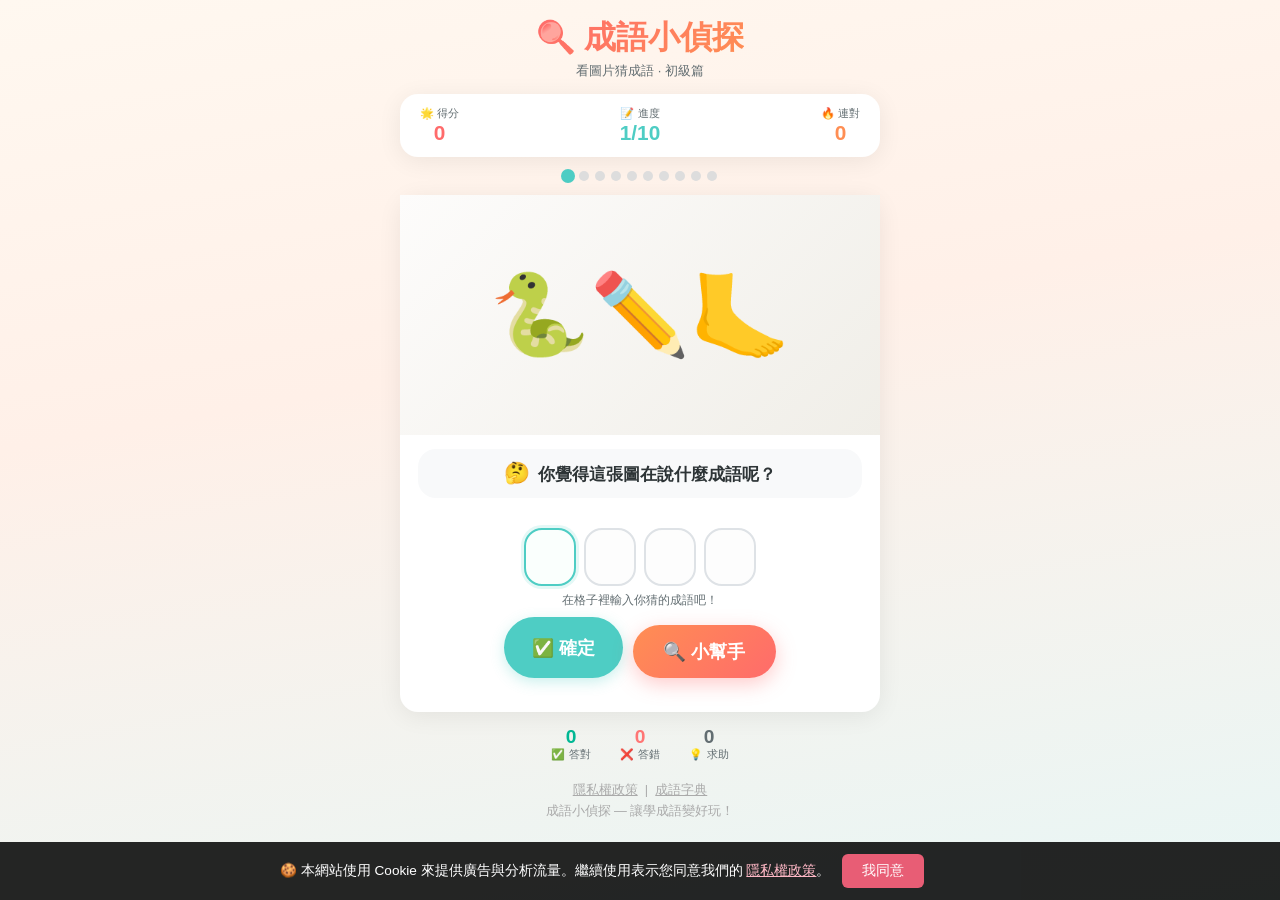
<file: index.html>
<!DOCTYPE html>
<html lang="zh-TW">
<head>
<meta charset="UTF-8">
<meta name="viewport" content="width=device-width, initial-scale=1.0, maximum-scale=1.0, user-scalable=no">
<title>成語小偵探 🔍 - 看圖猜成語</title>
<meta name="description" content="看 emoji 圖猜成語！成語小偵探是一個專為國小三年級到六年級設計的互動成語學習遊戲，透過圖片線索與三階段提示，讓小朋友邊玩邊學。">
<meta name="keywords" content="成語,成語遊戲,emoji成語,看圖猜成語,小學成語,國語學習">
<meta name="robots" content="index, follow">
<link rel="canonical" href="https://idiom-game.netlify.app/">

<!-- Open Graph -->
<meta property="og:title" content="成語小偵探 🔍 - 看圖猜成語">
<meta property="og:description" content="看 emoji 圖猜成語！專為國小三～六年級設計的互動成語學習遊戲。">
<meta property="og:type" content="website">
<meta property="og:url" content="https://idiom-game.netlify.app/">
<meta property="og:image" content="https://idiom-game.netlify.app/og-image.png">
<meta property="og:locale" content="zh_TW">

<!-- Twitter Card -->
<meta name="twitter:card" content="summary_large_image">
<meta name="twitter:title" content="成語小偵探 🔍 - 看圖猜成語">
<meta name="twitter:description" content="看 emoji 圖猜成語！專為國小三～六年級設計的互動成語學習遊戲。">

<!-- JSON-LD Structured Data -->
<script type="application/ld+json">
{
  "@context": "https://schema.org",
  "@type": "WebApplication",
  "name": "成語小偵探",
  "description": "看 emoji 圖猜成語！專為國小三年級到六年級設計的互動成語學習遊戲，透過圖片線索與三階段提示學習成語。",
  "applicationCategory": "EducationalApplication",
  "operatingSystem": "Any",
  "url": "https://idiom-game.netlify.app/",
  "inLanguage": "zh-Hant-TW",
  "educationalUse": "國小國語成語學習輔助",
  "typicalAgeRange": "8-12"
}
</script>

<!-- JSON-LD FAQ Schema -->
<script type="application/ld+json">
{
  "@context": "https://schema.org",
  "@type": "FAQPage",
  "mainEntity": [{
    "@type": "Question",
    "name": "成語小偵探是什麼？",
    "acceptedAnswer": {
      "@type": "Answer",
      "text": "成語小偵探是一個以 emoji 圖片猜成語的互動學習遊戲，專為國小三至六年級學童設計，收錄 100 個常用成語，搭配生活化例句與分層提示，讓孩子在遊戲中自然學會成語。"
    }
  },{
    "@type": "Question",
    "name": "如何玩成語小偵探？",
    "acceptedAnswer": {
      "@type": "Answer",
      "text": "看 emoji 圖片線索猜成語，答錯可以獲得提示（填空格、關鍵字、選項選擇），每題有三次嘗試機會。每輪隨機挑選 10 題，答完後可再玩一輪。"
    }
  }]
}
</script>

<link rel="stylesheet" href="style.css">
</head>
<body>

<div class="top">
  <h1>🔍 成語小偵探</h1>
  <p class="sub">看圖片猜成語 · 初級篇</p>
</div>

<div class="bar">
  <div class="it"><div class="lb">🌟 得分</div><div class="vl" id="scoreEl">0</div></div>
  <div class="it"><div class="lb">📝 進度</div><div class="vl g" id="progEl">1/10</div></div>
  <div class="it"><div class="lb">🔥 連對</div><div class="vl" style="color:var(--c4)" id="streakEl">0</div></div>
</div>

<div class="dots" id="dots"></div>

<div class="card" id="gameCard">
  <div class="img-zone" id="imgZone">
    <div class="big-emoji" id="bigEmoji">🪨🐦🐦</div>
  </div>
  <div class="q-bubble" id="qBubble">
    <span class="emoji-q">🤔</span> 你覺得這張圖在說什麼成語呢？
  </div>
  <div class="steps">
    <!-- Step 1: 自由輸入 -->
    <div class="step active" id="step1">
      <div class="input-row" id="inputRow"></div>
      <p class="step-hint">在格子裡輸入你猜的成語吧！</p>
      <div class="step1-btns">
        <button class="btn-submit" id="submitGuess">✅ 確定</button>
        <button class="btn-helper" id="helperBtn">🔍 小幫手</button>
      </div>
    </div>
    <!-- Step 2: 第一層提示 填空 -->
    <div class="step" id="step2">
      <p class="step-label">💡 提示填空：</p>
      <div class="hint-blank" id="hintBlank"></div>
      <div style="margin-top:10px">
        <button class="btn-helper" id="helperBtn2">🔍 還是不會？再幫我！</button>
      </div>
    </div>
    <!-- Step 3: 選項 -->
    <div class="step" id="step3">
      <p class="step-label">🤔 哪一個才是正確成語？</p>
      <div class="options" id="options"></div>
    </div>
    <!-- Step 4: 結果 -->
    <div class="step" id="step4">
      <div id="resultContent"></div>
    </div>
  </div>
</div>

<div class="stats-row">
  <div class="st"><div class="n" style="color:var(--ok)" id="okC">0</div><div class="l">✅ 答對</div></div>
  <div class="st"><div class="n" style="color:var(--ng)" id="ngC">0</div><div class="l">❌ 答錯</div></div>
  <div class="st"><div class="n" style="color:var(--t2)" id="skC">0</div><div class="l">💡 求助</div></div>
</div>

<div class="confetti" id="confetti"></div>

<script src="data.js"></script>
<script src="game.js"></script>

<!-- Cookie 同意橫幅 -->
<div class="cookie-banner" id="cookieBanner" style="display:none;">
  <div class="cookie-inner">
    <span>🍪 本網站使用 Cookie 來提供廣告與分析流量。繼續使用表示您同意我們的 <a href="privacy.html">隱私權政策</a>。</span>
    <button class="cookie-btn" id="cookieAccept">我同意</button>
  </div>
</div>

<!-- Footer -->
<footer style="text-align:center;padding:20px;color:#aaa;font-size:0.8rem;">
  <a href="privacy.html" style="color:#aaa;">隱私權政策</a> &nbsp;|&nbsp;
  <a href="dict.html" style="color:#aaa;">成語字典</a>
  <p style="margin-top:4px;">成語小偵探 — 讓學成語變好玩！</p>
</footer>

<script>
(function(){
  var banner = document.getElementById('cookieBanner');
  if (!localStorage.getItem('cookie-consent')) {
    banner.style.display = 'block';
  }
  document.getElementById('cookieAccept').addEventListener('click', function(){
    localStorage.setItem('cookie-consent', '1');
    banner.style.display = 'none';
  });
})();
</script>
</body>
</html>
</file>
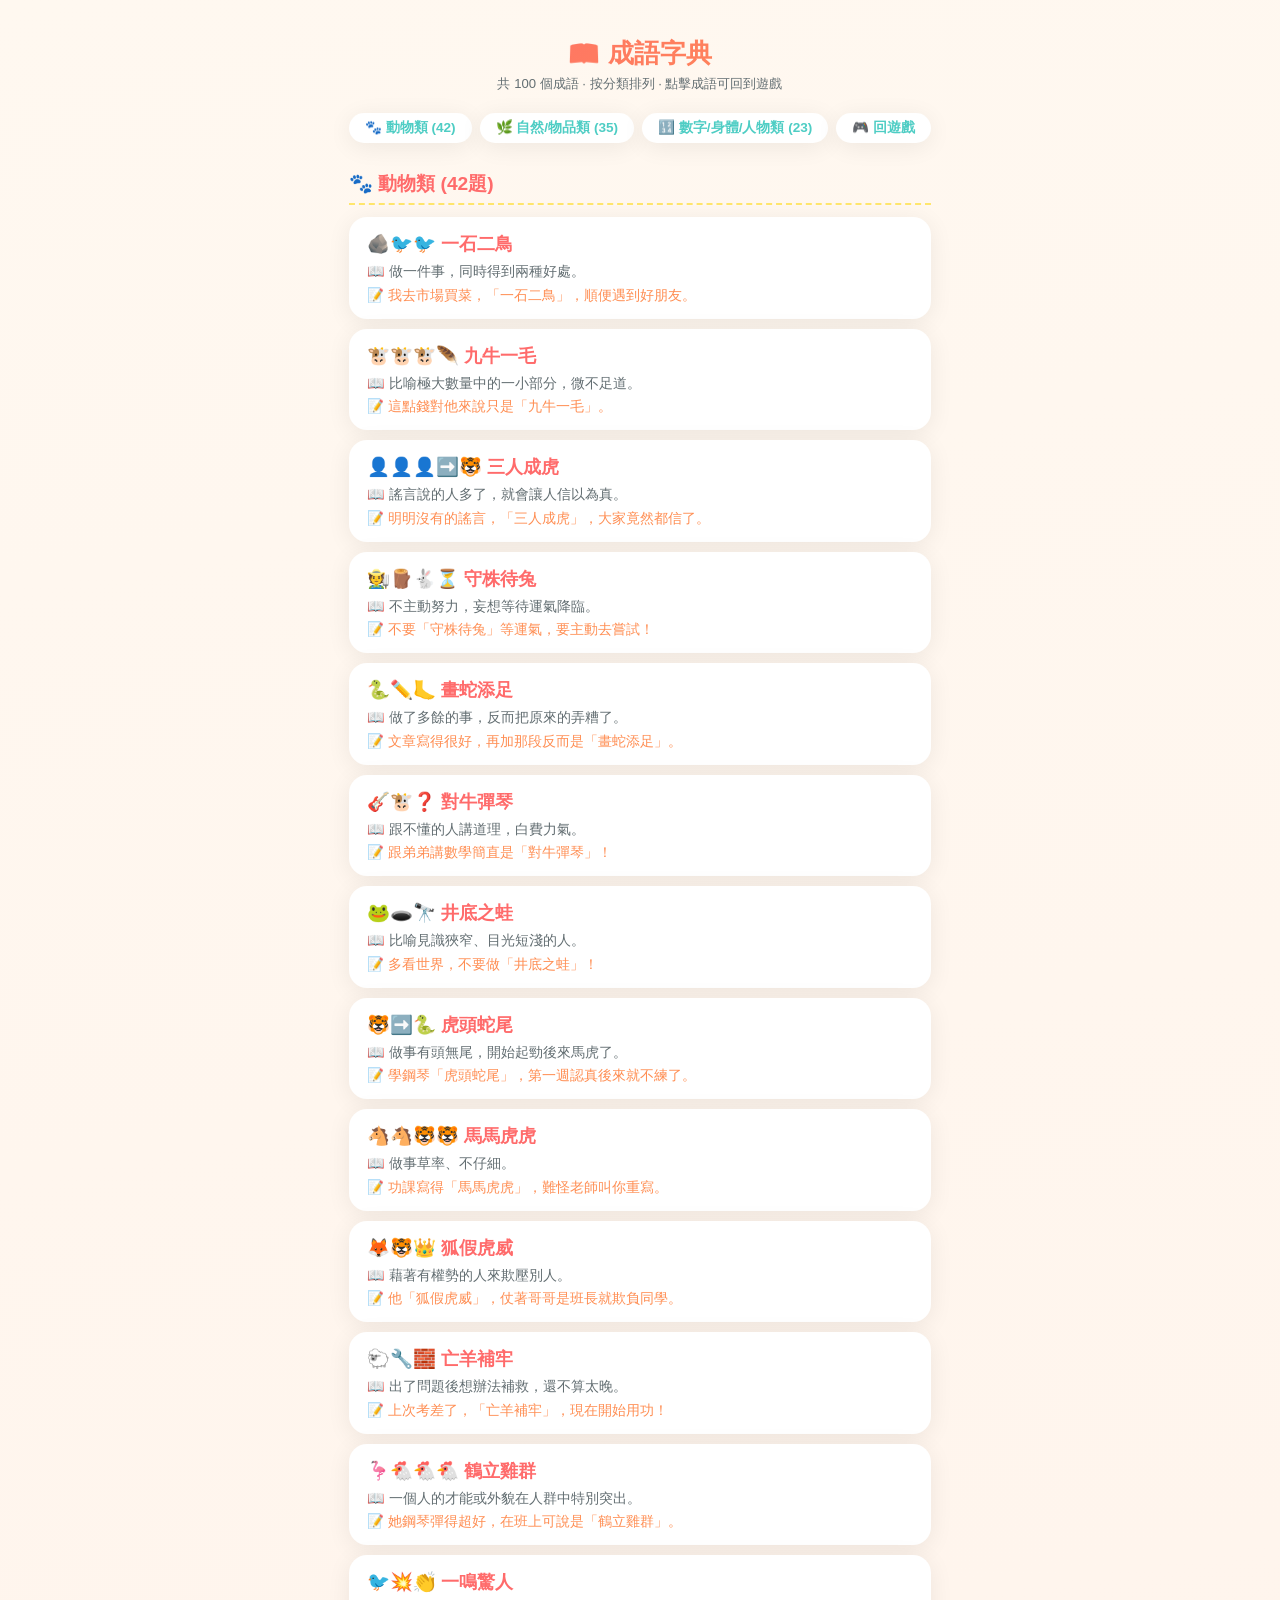
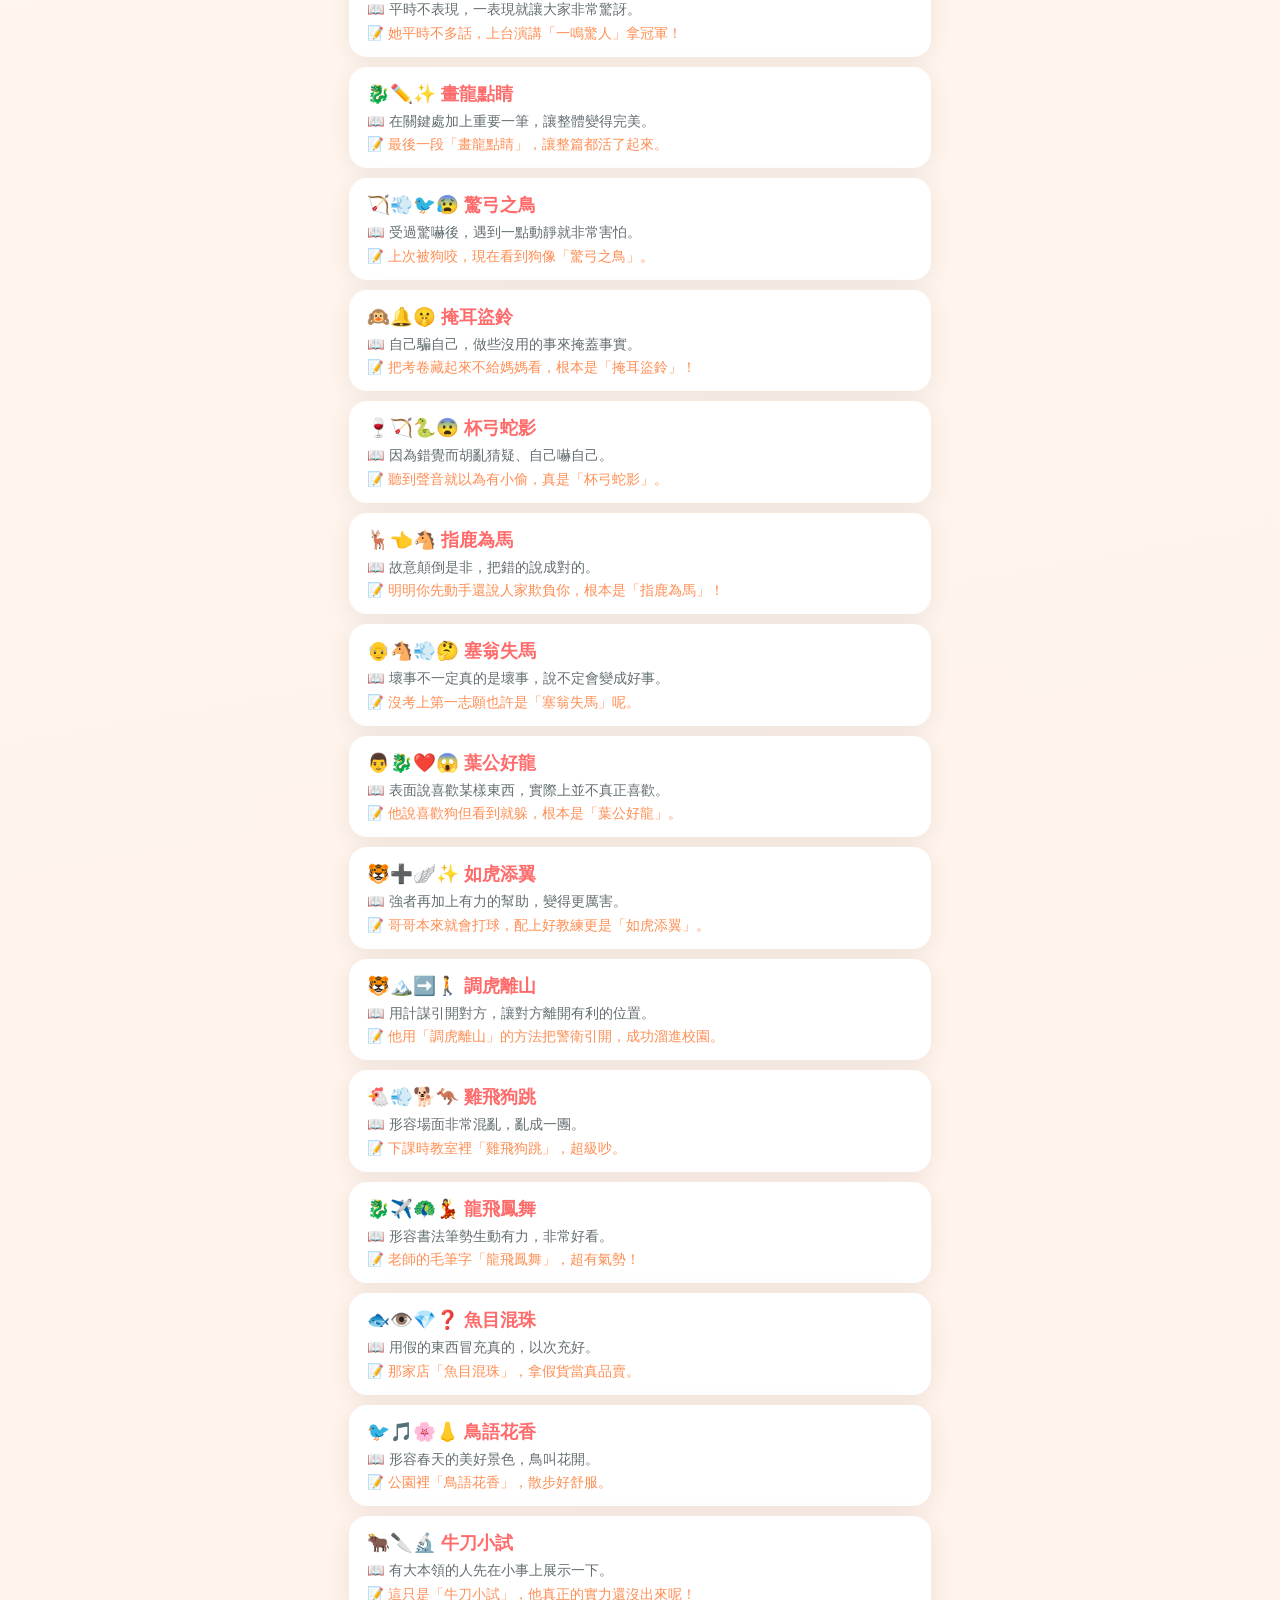
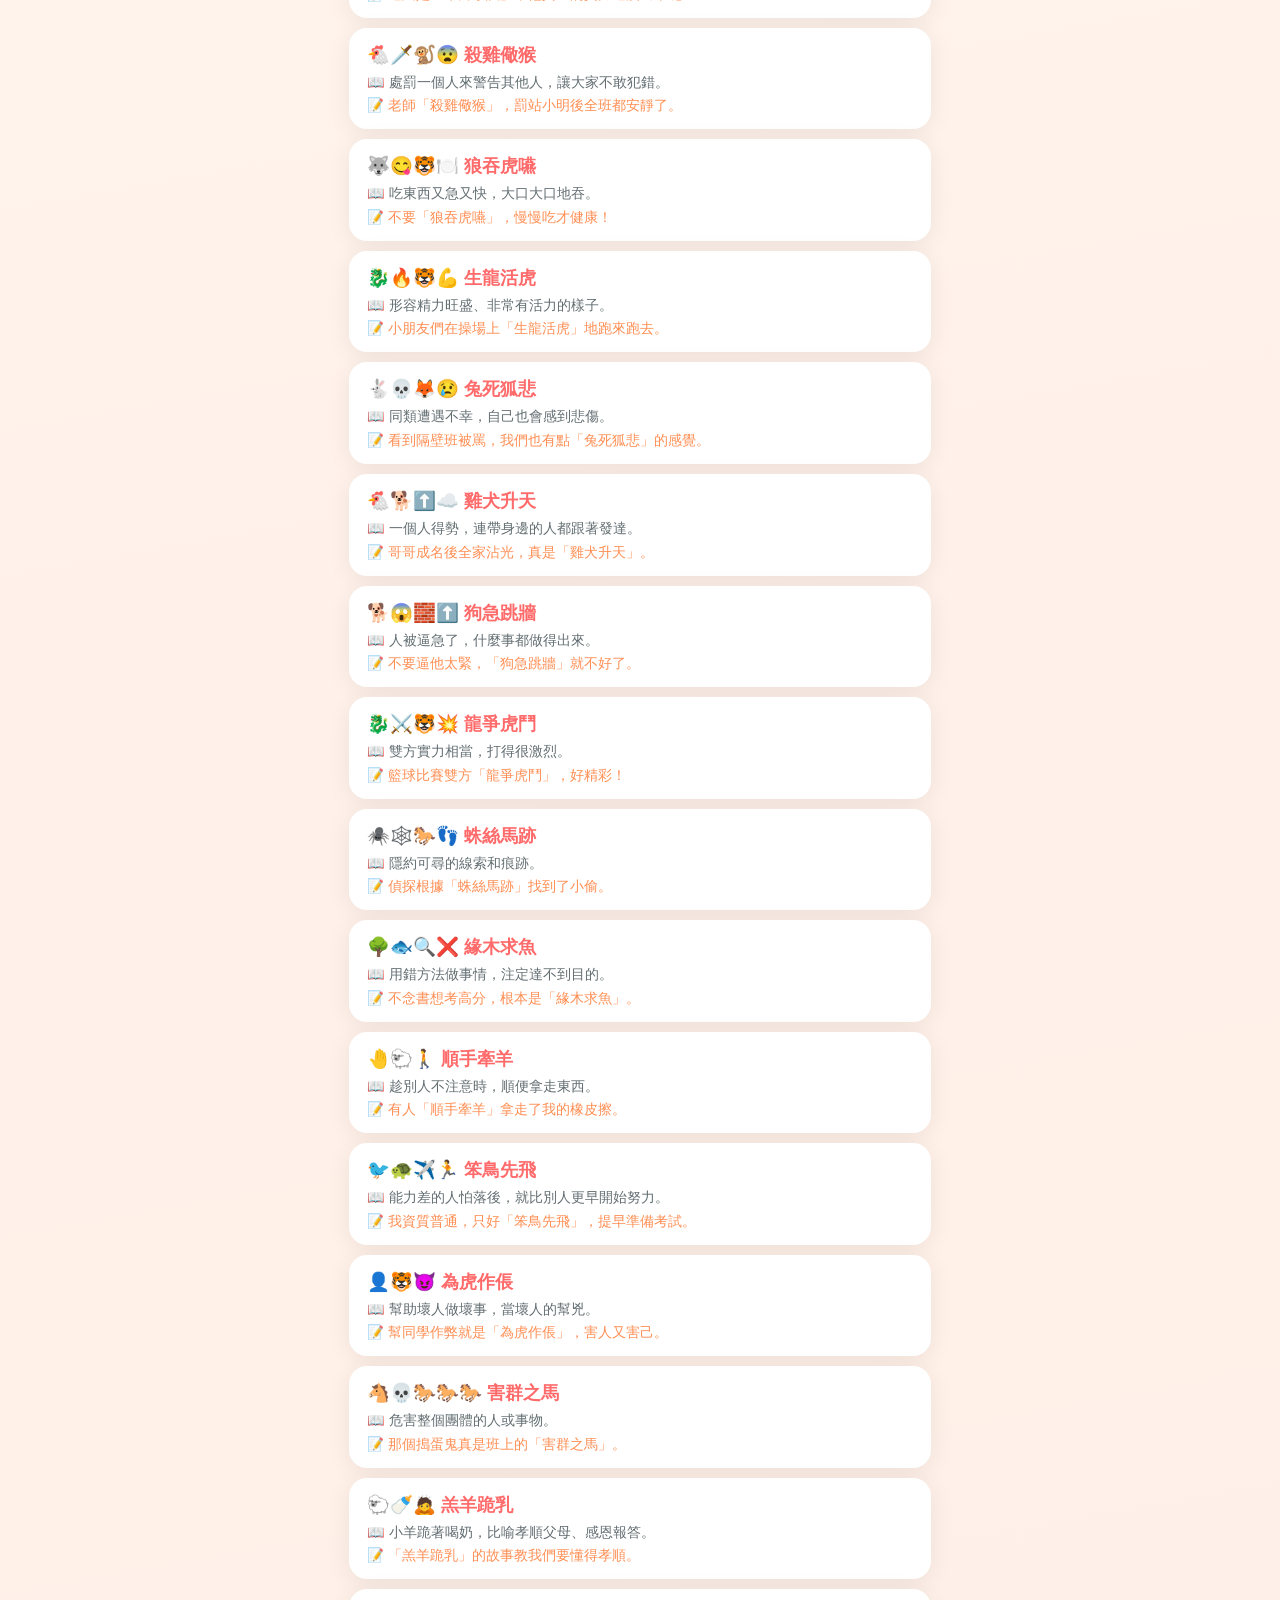
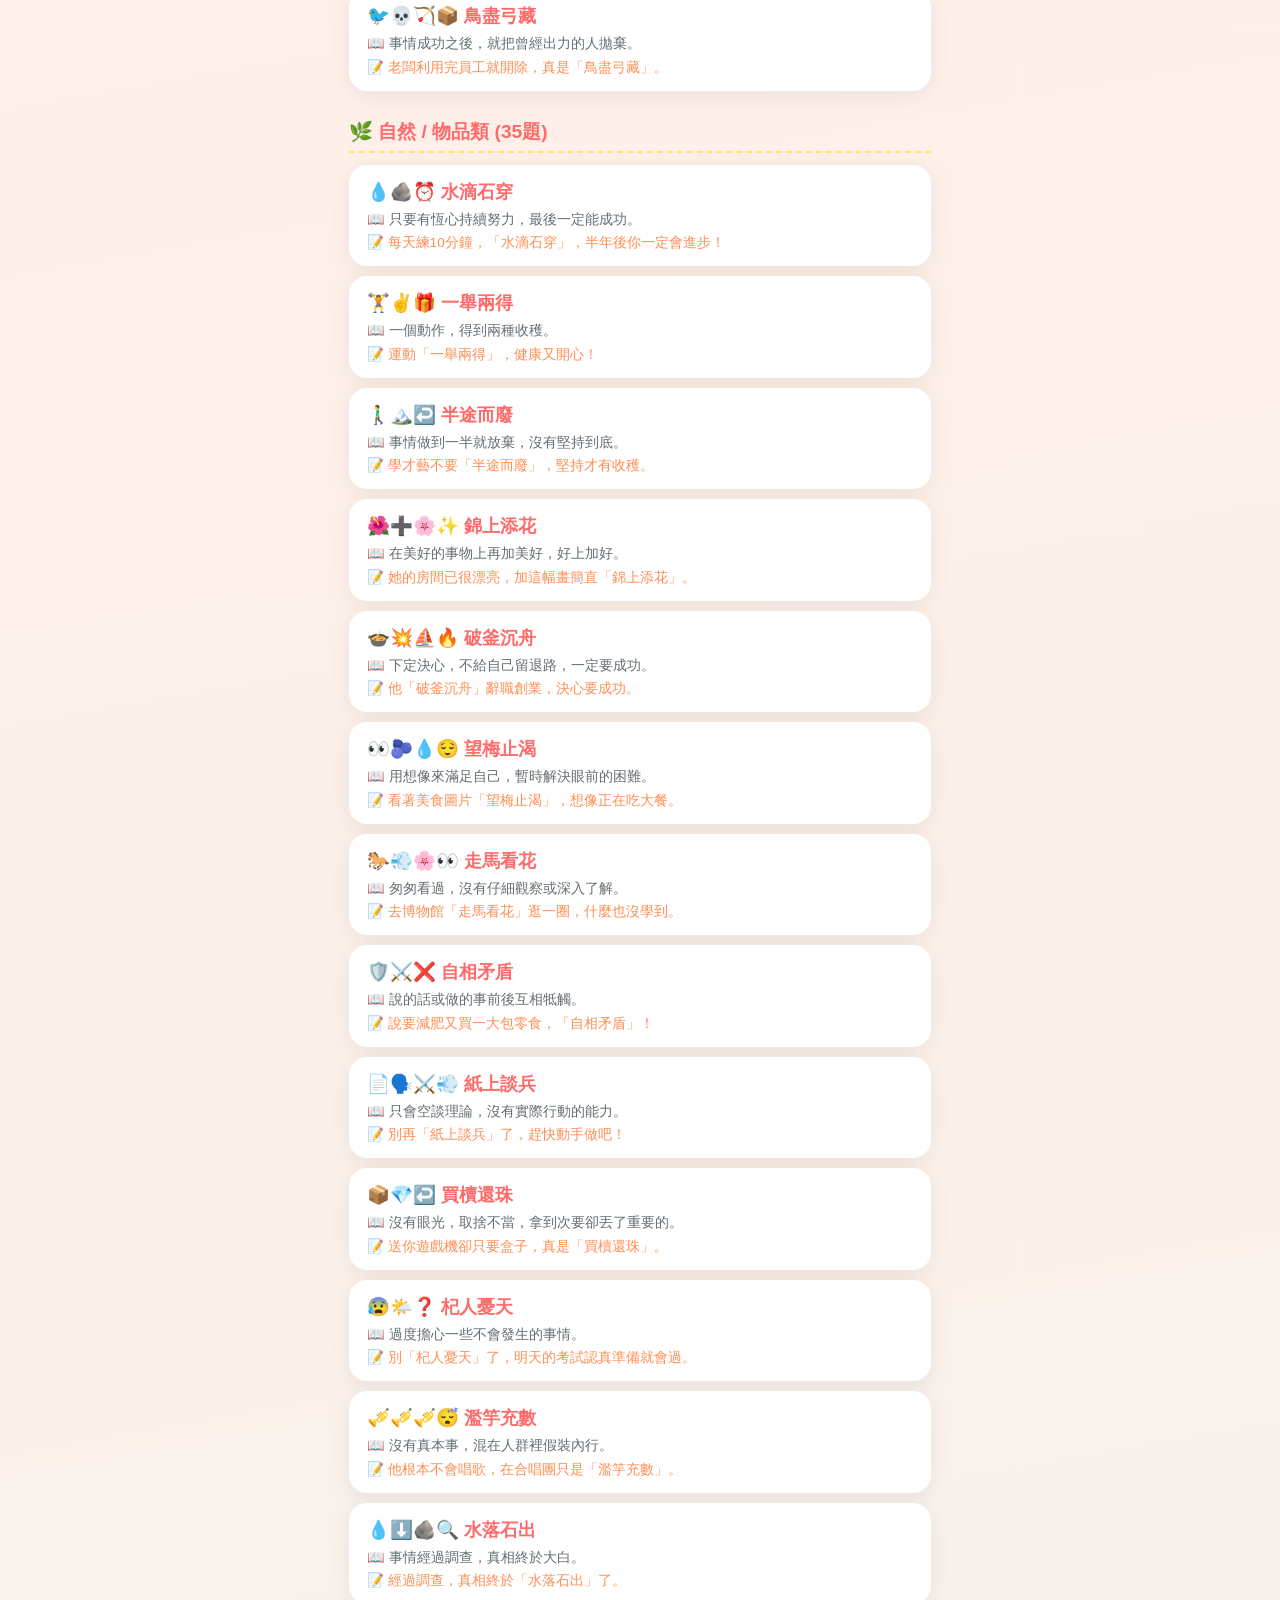
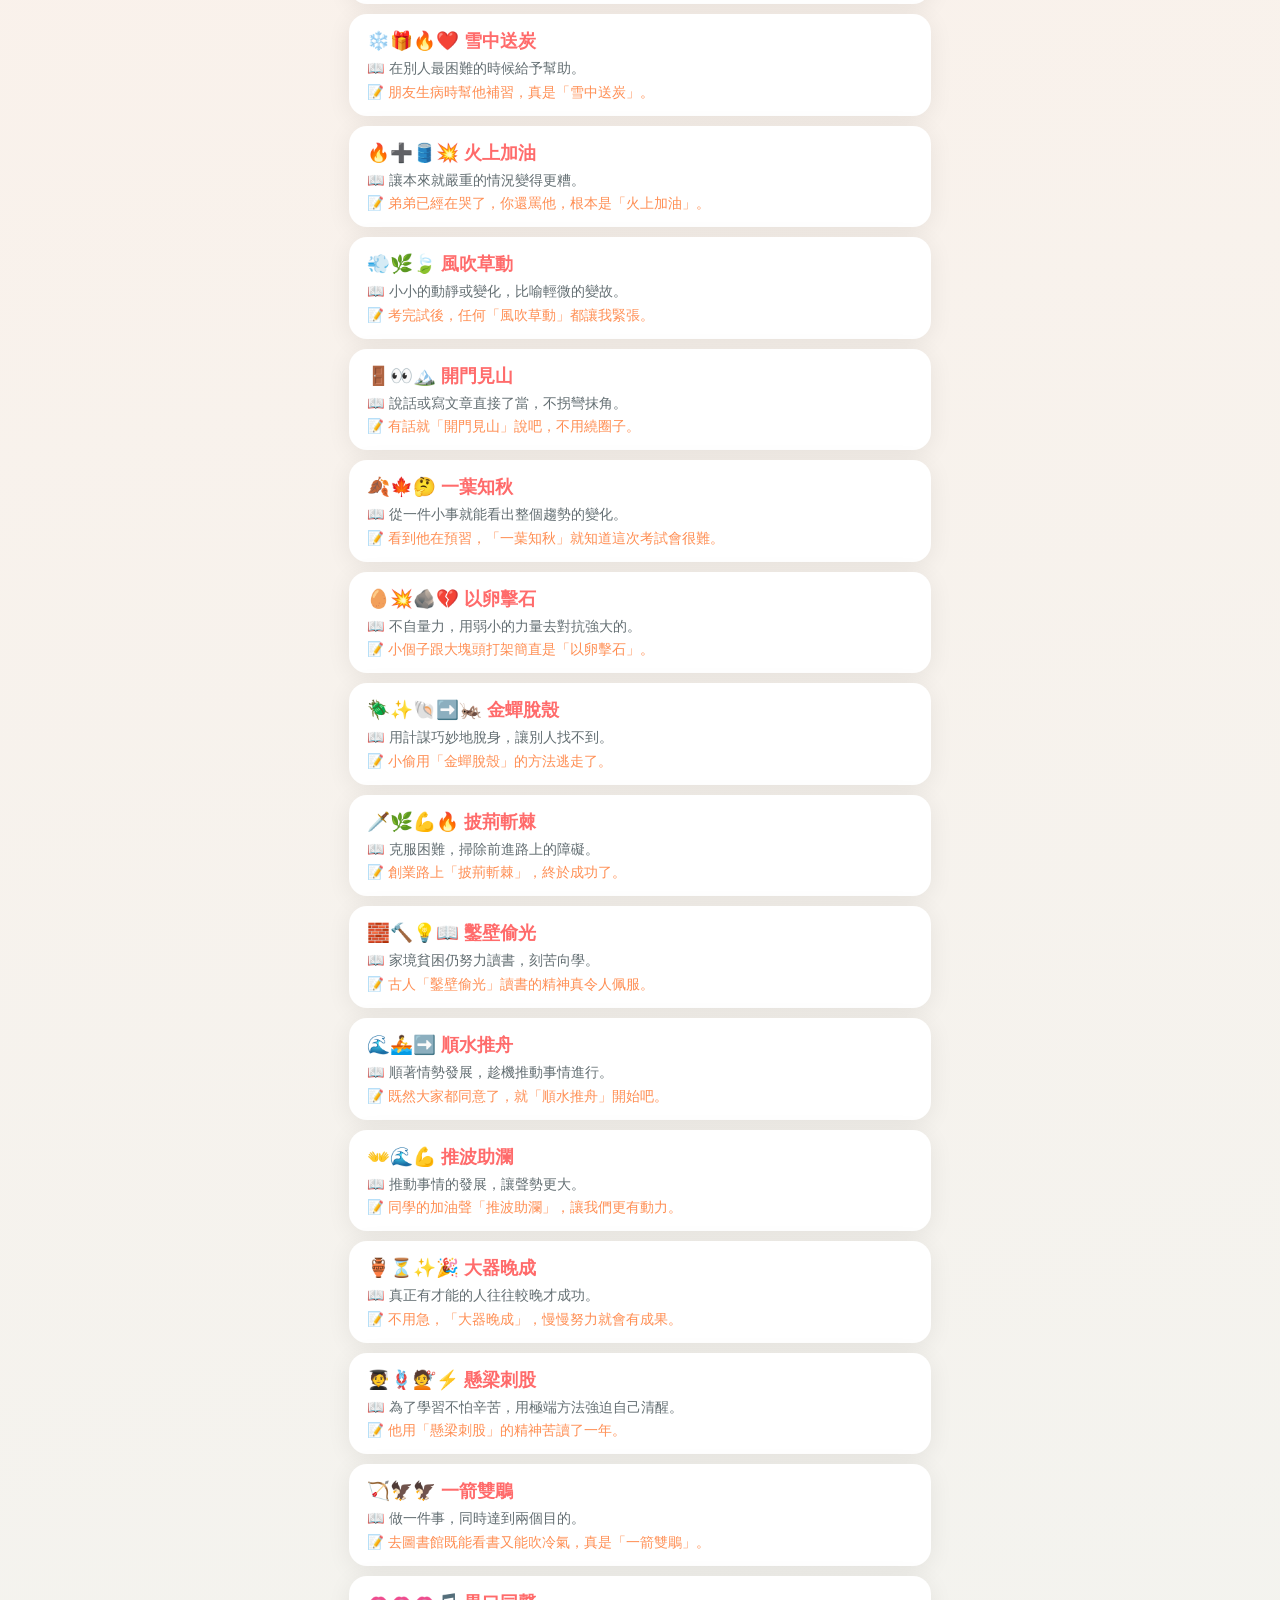
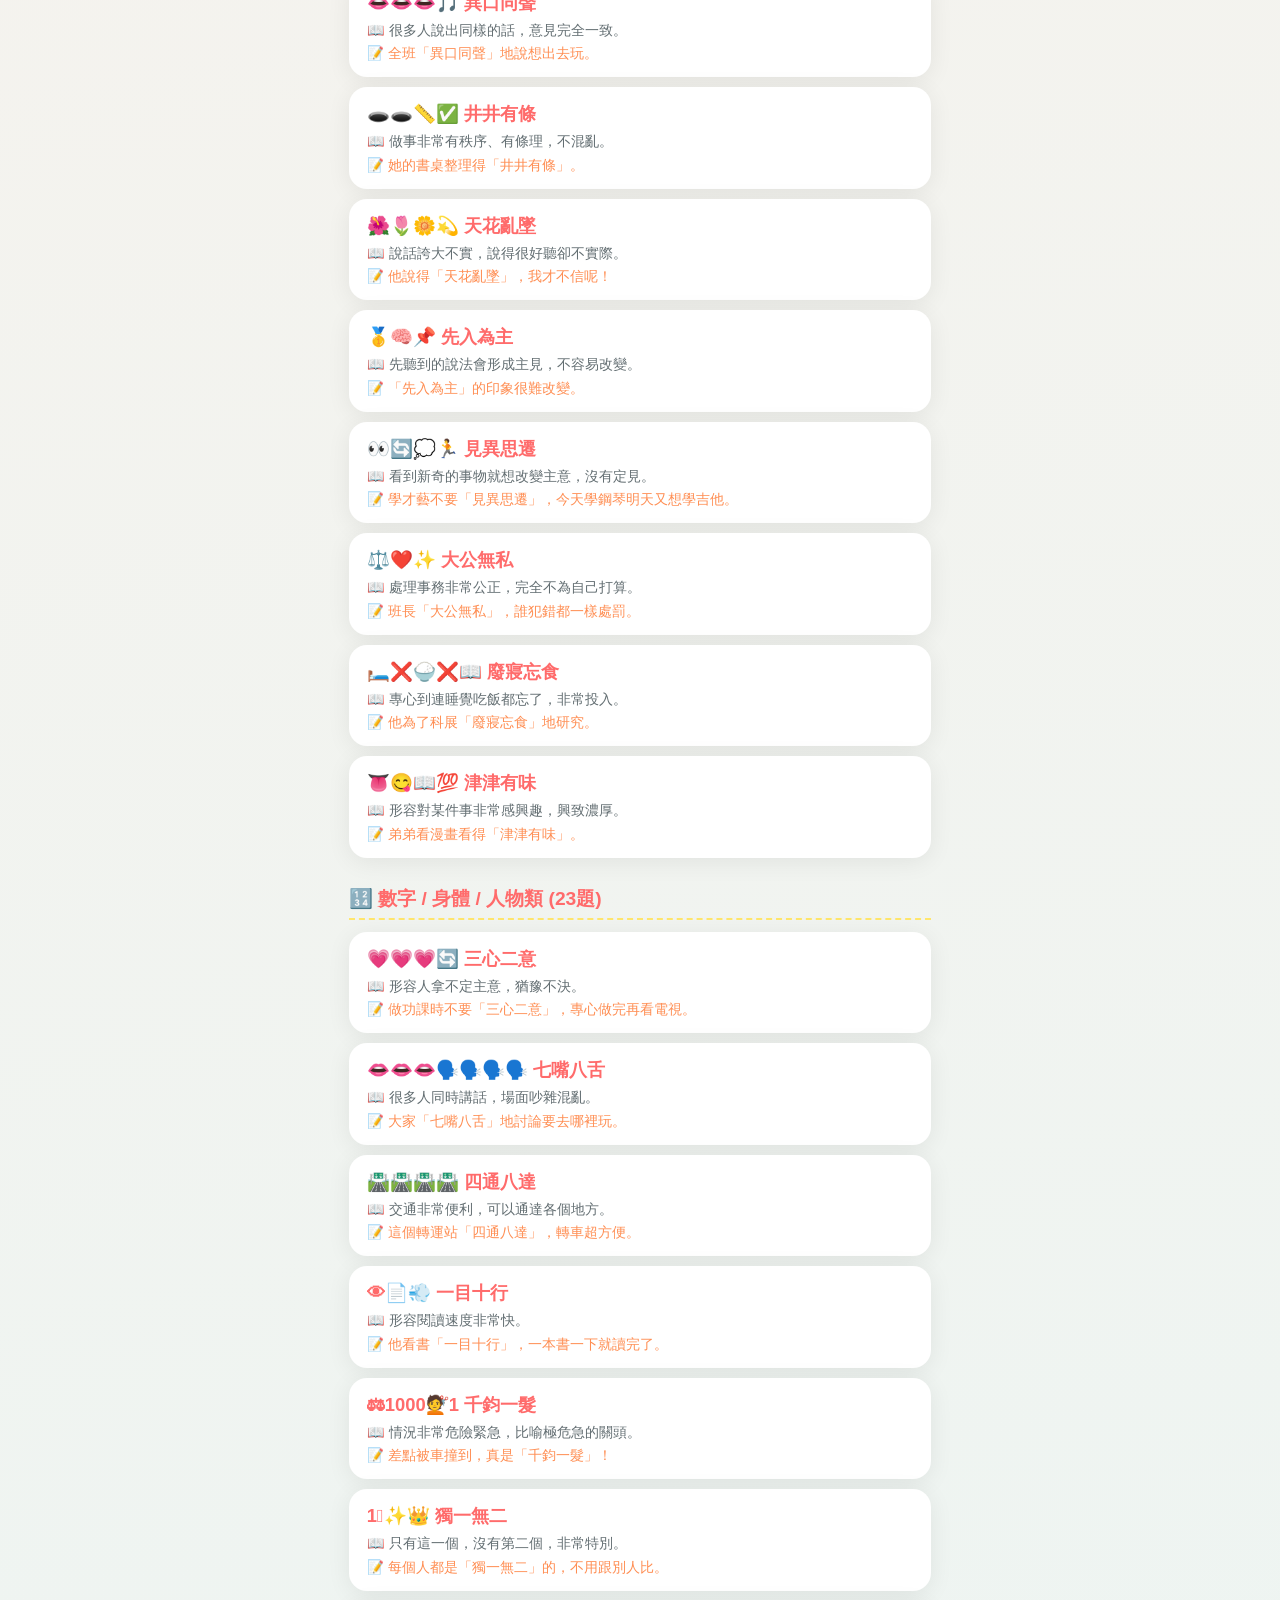
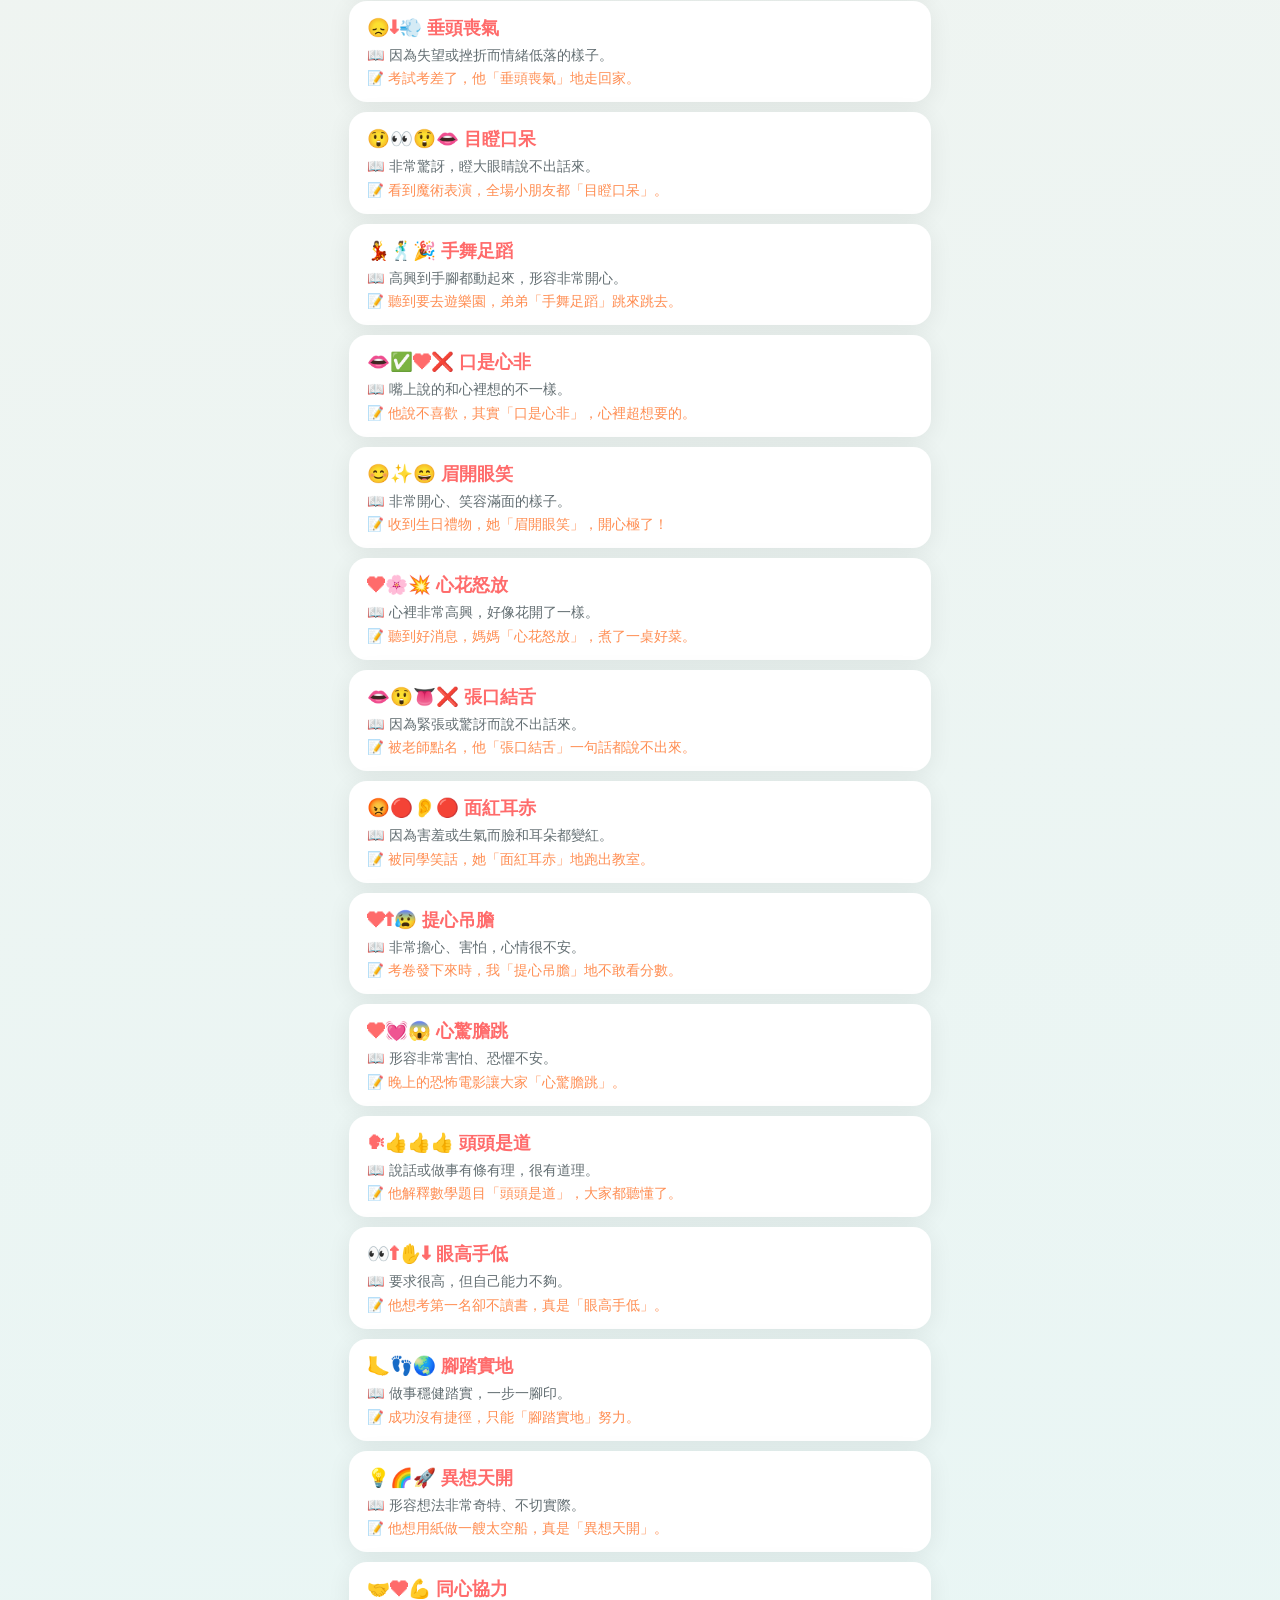
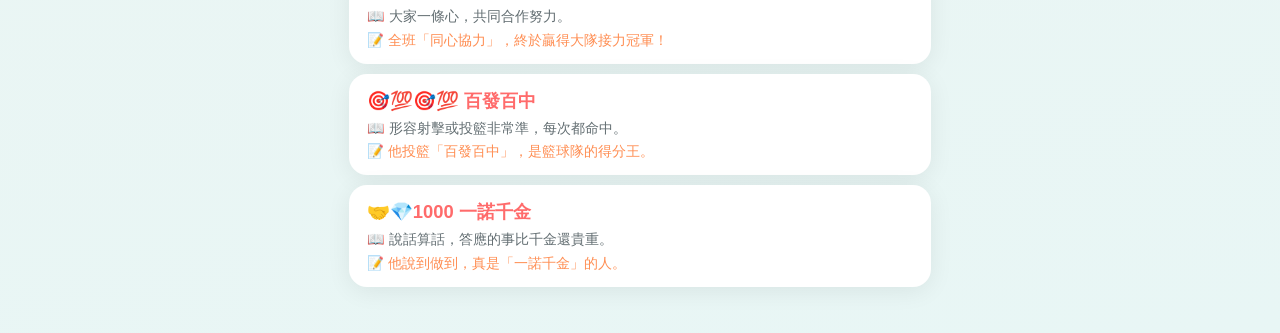
<file: dict.html>
<!DOCTYPE html>
<html lang="zh-TW">
<head>
<meta charset="UTF-8">
<meta name="viewport" content="width=device-width, initial-scale=1.0">
<title>成語字典 📖 — 成語小偵探</title>
<meta name="description" content="成語小偵探完整成語字典，含 100 個常見成語的解釋與生活化例句，按動物、自然、數字人體等分類排列，適合國小學童學習。">
<link rel="stylesheet" href="style.css">
<style>
  .dict-wrap {
    max-width: 800px;
    margin: 20px auto;
    padding: 0 16px;
  }
  .dict-wrap h1 {
    text-align: center;
    font-size: 1.6rem;
    background: linear-gradient(135deg, var(--c1), var(--c4));
    -webkit-background-clip: text;
    -webkit-text-fill-color: transparent;
    background-clip: text;
    margin-bottom: 4px;
  }
  .dict-wrap .sub { text-align:center; font-size:.82rem; color:var(--t2); margin-bottom:20px; }
  .nav-links { text-align:center; margin-bottom:20px; display:flex; gap:8px; justify-content:center; flex-wrap:wrap; }
  .nav-links a {
    display:inline-block; padding:6px 16px; border-radius:50px;
    background: var(--card); color: var(--c2); text-decoration: none;
    font-size: .85rem; font-weight:600; box-shadow: var(--sh);
    transition: all .2s;
  }
  .nav-links a:hover { background: var(--c2); color: #fff; }
  .section-title {
    font-size: 1.2rem; font-weight: 700; color: var(--c1);
    margin: 28px 0 12px; padding-bottom: 6px;
    border-bottom: 2px dashed var(--c3);
  }
  .idiom-card {
    background: var(--card);
    border-radius: var(--r);
    box-shadow: var(--sh);
    padding: 14px 18px;
    margin-bottom: 10px;
    transition: transform .15s;
  }
  .idiom-card:hover { transform: translateX(4px); }
  .idiom-card .iw {
    font-size: 1.15rem; font-weight: 700; color: var(--c1);
    margin-bottom: 4px;
  }
  .idiom-card .iw a { color: var(--c1); text-decoration: none; }
  .idiom-card .iw a:hover { text-decoration: underline; }
  .idiom-card .im { font-size: .88rem; color: var(--t2); line-height: 1.6; }
  .idiom-card .ie { font-size: .85rem; color: var(--c4); margin-top: 4px; }
  .back-top {
    position: fixed; bottom: 24px; right: 24px;
    width: 44px; height: 44px; border-radius: 50%;
    background: var(--c2); color: #fff; border: none;
    font-size: 1.3rem; cursor: pointer;
    box-shadow: 0 4px 16px rgba(78,205,196,.35);
    display: flex; align-items: center; justify-content: center;
    opacity: 0; transition: opacity .3s;
  }
  .back-top.show { opacity: 1; }
</style>
</head>
<body>

<div class="dict-wrap">
  <h1>📖 成語字典</h1>
  <p class="sub">共 100 個成語 · 按分類排列 · 點擊成語可回到遊戲</p>
  <div class="nav-links">
    <a href="#animal">🐾 動物類 (42)</a>
    <a href="#nature">🌿 自然/物品類 (35)</a>
    <a href="#number">🔢 數字/身體/人物類 (23)</a>
    <a href="index.html">🎮 回遊戲</a>
  </div>

  <div id="dictContent"></div>
</div>

<button class="back-top" id="backTop" title="回到頂端">⬆</button>

<script src="data.js"></script>
<script>
(function(){
  var sections = [
    { key:'animal', title:'🐾 動物類 (42題)', items:[] },
    { key:'nature', title:'🌿 自然 / 物品類 (35題)', items:[] },
    { key:'number', title:'🔢 數字 / 身體 / 人物類 (23題)', items:[] }
  ];

  // Categorize by data.js section — the first 42 entries are animal, next 35 nature, last 23 number/body
  // (match exactly: entries 0-41 = animal, 42-76 = nature, 77-99 = number/body)
  idiomBank.forEach(function(q, i) {
    var cat;
    if (i < 42) cat = 'animal';
    else if (i < 77) cat = 'nature';
    else cat = 'number';
    q._idx = i;
    sections.find(function(s){ return s.key===cat; }).items.push(q);
  });

  var html = '';
  sections.forEach(function(sec) {
    html += '<h2 class="section-title" id="' + sec.key + '">' + sec.title + '</h2>';
    sec.items.forEach(function(q) {
      html += '<div class="idiom-card">' +
        '<div class="iw">' + q.e + ' <a href="index.html#' + q._idx + '">' + q.w + '</a></div>' +
        '<div class="im">📖 ' + q.m + '</div>' +
        '<div class="ie">📝 ' + q.ex.replace(/<b>/g,'「').replace(/<\/b>/g,'」') + '</div>' +
      '</div>';
    });
  });
  document.getElementById('dictContent').innerHTML = html;

  // Back to top
  var btn = document.getElementById('backTop');
  window.addEventListener('scroll', function() {
    btn.classList.toggle('show', window.scrollY > 300);
  });
  btn.addEventListener('click', function() {
    window.scrollTo({ top: 0, behavior: 'smooth' });
  });
})();
</script>

</body>
</html>
</file>
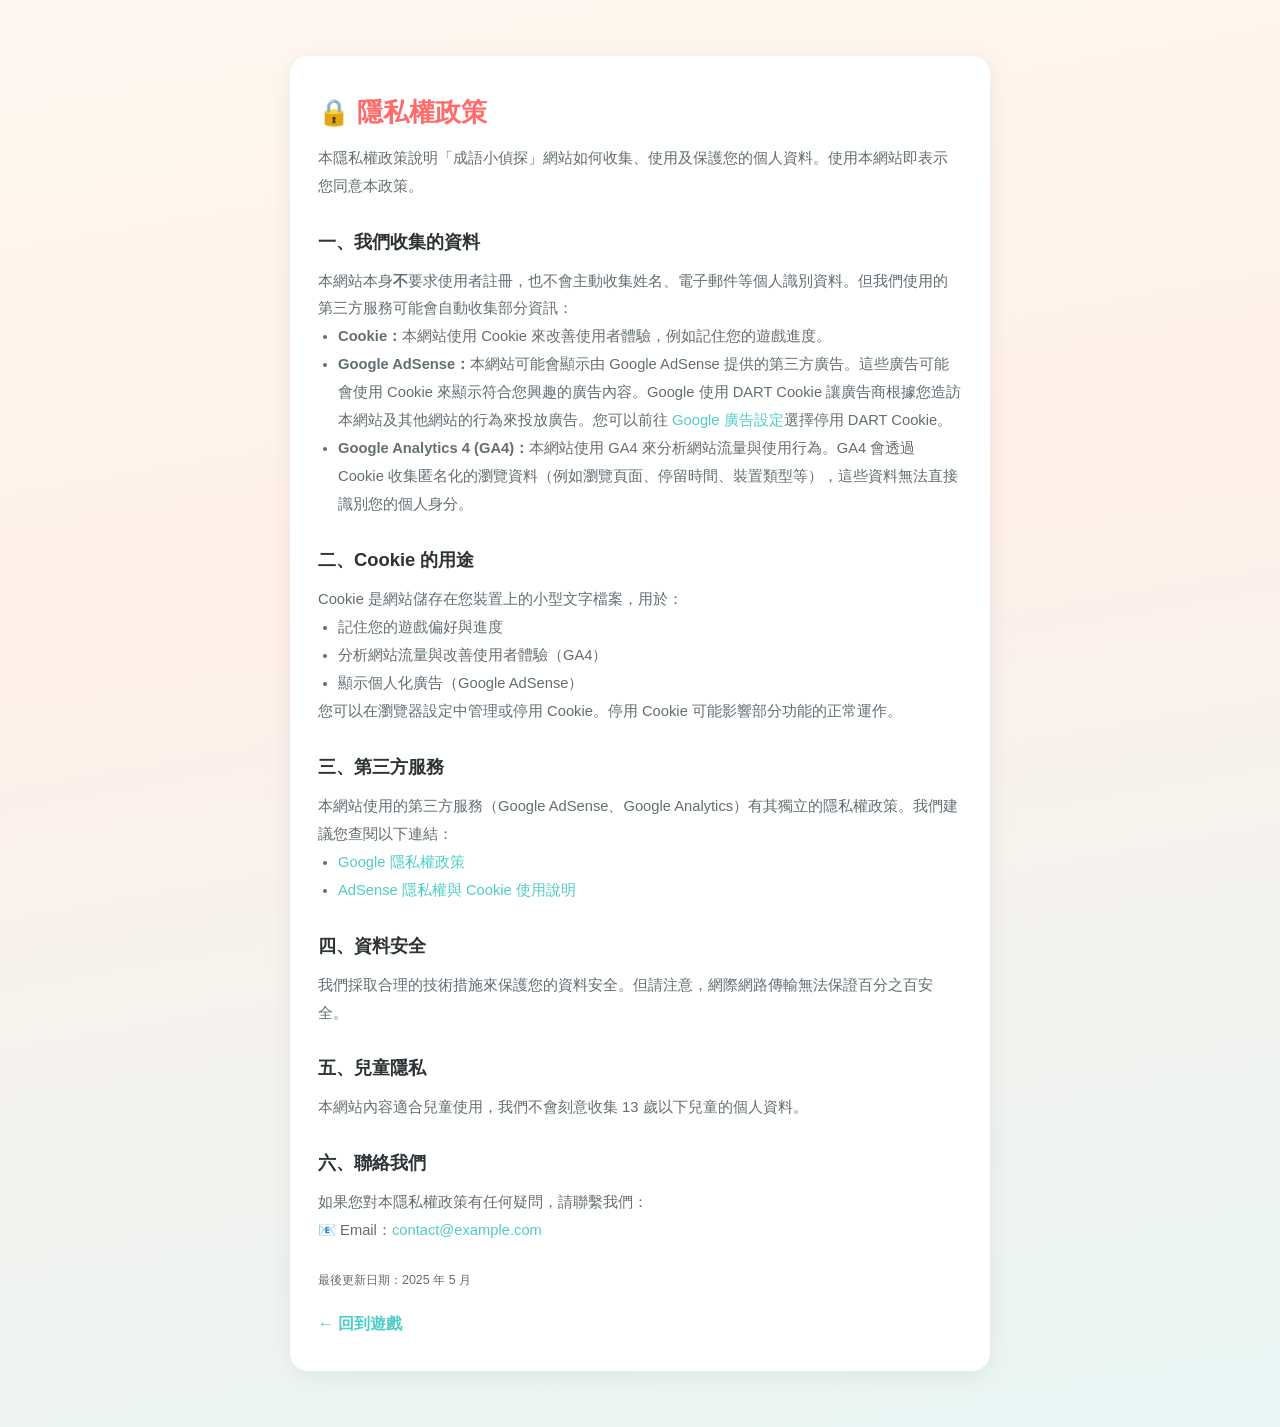
<file: privacy.html>
<!DOCTYPE html>
<html lang="zh-TW">
<head>
<meta charset="UTF-8">
<meta name="viewport" content="width=device-width, initial-scale=1.0">
<title>隱私權政策 — 成語小偵探</title>
<link rel="stylesheet" href="style.css">
<style>
  .privacy-container {
    max-width: 700px;
    margin: 40px auto;
    background: var(--card);
    border-radius: var(--r);
    box-shadow: var(--sh);
    padding: 32px 28px;
    line-height: 1.9;
  }
  .privacy-container h1 { font-size: 1.6rem; color: var(--c1); margin-bottom: 8px; }
  .privacy-container h2 { font-size: 1.15rem; color: var(--t1); margin-top: 24px; margin-bottom: 8px; }
  .privacy-container p, .privacy-container li { font-size: .92rem; color: var(--t2); }
  .privacy-container ul { padding-left: 20px; }
  .privacy-container a { color: var(--c2); text-decoration: none; }
  .privacy-container a:hover { text-decoration: underline; }
  .privacy-container .updated { font-size: .78rem; color: var(--t2); margin-top: 24px; }
  .back-link { display: inline-block; margin-top: 16px; color: var(--c4); font-weight: 600; text-decoration: none; }
</style>
</head>
<body>

<div class="privacy-container">
  <h1>🔒 隱私權政策</h1>
  <p>本隱私權政策說明「成語小偵探」網站如何收集、使用及保護您的個人資料。使用本網站即表示您同意本政策。</p>

  <h2>一、我們收集的資料</h2>
  <p>本網站本身<b>不</b>要求使用者註冊，也不會主動收集姓名、電子郵件等個人識別資料。但我們使用的第三方服務可能會自動收集部分資訊：</p>
  <ul>
    <li><strong>Cookie：</strong>本網站使用 Cookie 來改善使用者體驗，例如記住您的遊戲進度。</li>
    <li><strong>Google AdSense：</strong>本網站可能會顯示由 Google AdSense 提供的第三方廣告。這些廣告可能會使用 Cookie 來顯示符合您興趣的廣告內容。Google 使用 DART Cookie 讓廣告商根據您造訪本網站及其他網站的行為來投放廣告。您可以前往<a href="https://policies.google.com/technologies/ads" target="_blank" rel="noopener"> Google 廣告設定</a>選擇停用 DART Cookie。</li>
    <li><strong>Google Analytics 4 (GA4)：</strong>本網站使用 GA4 來分析網站流量與使用行為。GA4 會透過 Cookie 收集匿名化的瀏覽資料（例如瀏覽頁面、停留時間、裝置類型等），這些資料無法直接識別您的個人身分。</li>
  </ul>

  <h2>二、Cookie 的用途</h2>
  <p>Cookie 是網站儲存在您裝置上的小型文字檔案，用於：</p>
  <ul>
    <li>記住您的遊戲偏好與進度</li>
    <li>分析網站流量與改善使用者體驗（GA4）</li>
    <li>顯示個人化廣告（Google AdSense）</li>
  </ul>
  <p>您可以在瀏覽器設定中管理或停用 Cookie。停用 Cookie 可能影響部分功能的正常運作。</p>

  <h2>三、第三方服務</h2>
  <p>本網站使用的第三方服務（Google AdSense、Google Analytics）有其獨立的隱私權政策。我們建議您查閱以下連結：</p>
  <ul>
    <li><a href="https://policies.google.com/privacy" target="_blank" rel="noopener">Google 隱私權政策</a></li>
    <li><a href="https://support.google.com/adsense/answer/1348695" target="_blank" rel="noopener">AdSense 隱私權與 Cookie 使用說明</a></li>
  </ul>

  <h2>四、資料安全</h2>
  <p>我們採取合理的技術措施來保護您的資料安全。但請注意，網際網路傳輸無法保證百分之百安全。</p>

  <h2>五、兒童隱私</h2>
  <p>本網站內容適合兒童使用，我們不會刻意收集 13 歲以下兒童的個人資料。</p>

  <h2>六、聯絡我們</h2>
  <p>如果您對本隱私權政策有任何疑問，請聯繫我們：</p>
  <p>📧 Email：<a href="mailto:contact@example.com">contact@example.com</a></p>

  <p class="updated">最後更新日期：2025 年 5 月</p>

  <a class="back-link" href="index.html">← 回到遊戲</a>
</div>

</body>
</html>
</file>
<file: style.css>
/* ============================================================
   成語小偵探 — 完整樣式表
   ============================================================ */
:root {
  --c1: #FF6B6B;
  --c2: #4ECDC4;
  --c3: #FFE66D;
  --c4: #FF8E53;
  --bg: #FFF8F0;
  --card: #FFF;
  --t1: #2D3436;
  --t2: #636E72;
  --ok: #00B894;
  --ng: #FF7675;
  --sh: 0 4px 24px rgba(0,0,0,.07);
  --r: 18px;
}

*, *::before, *::after { margin:0; padding:0; box-sizing:border-box; }

body {
  font-family: 'Noto Sans TC', 'PingFang TC', 'Microsoft JhengHei', sans-serif;
  background: linear-gradient(170deg, #FFF8F0 0%, #FFF0E8 40%, #E8F6F5 100%);
  min-height: 100vh;
  color: var(--t1);
  display: flex;
  flex-direction: column;
  align-items: center;
  padding: 16px;
  -webkit-font-smoothing: antialiased;
}

/* ── Header ── */
.top { text-align: center; margin-bottom: 14px; }
.top h1 {
  font-size: 2rem;
  background: linear-gradient(135deg, var(--c1), var(--c4));
  -webkit-background-clip: text;
  -webkit-text-fill-color: transparent;
  background-clip: text;
}
.top .sub { font-size: .82rem; color: var(--t2); margin-top: 2px; }

/* ── Score bar ── */
.bar {
  display: flex;
  justify-content: space-between;
  align-items: center;
  background: var(--card);
  border-radius: var(--r);
  padding: 12px 20px;
  box-shadow: var(--sh);
  margin-bottom: 14px;
  width: 100%;
  max-width: 480px;
}
.bar .it { text-align: center; }
.bar .lb { font-size: .7rem; color: var(--t2); }
.bar .vl { font-size: 1.3rem; font-weight: 700; color: var(--c1); }
.bar .vl.g { color: var(--c2); }

/* ── Progress dots ── */
.dots {
  display: flex;
  gap: 6px;
  justify-content: center;
  margin-bottom: 14px;
}
.dot {
  width: 10px; height: 10px;
  border-radius: 50%;
  background: #DDD;
  transition: all .3s;
}
.dot.done { background: var(--ok); }
.dot.current { background: var(--c2); transform: scale(1.4); }

/* ── Main card ── */
.card {
  position: relative;
  background: var(--card);
  border-radius: var(--r);
  box-shadow: var(--sh);
  width: 100%;
  max-width: 480px;
  overflow: visible;
}

/* ── Image area ── */
.img-zone {
  position: relative;
  width: 100%;
  height: 240px;
  background: linear-gradient(135deg, #FDFCFB, #F0EEE8);
  display: flex;
  align-items: center;
  justify-content: center;
  overflow: hidden;
  padding: 16px;
}
.img-zone .big-emoji {
  font-size: 5rem;
  user-select: none;
  transition: transform .3s;
  line-height: 1.1;
  text-align: center;
  word-break: break-all;
  max-width: 100%;
}
.img-zone .big-emoji.bounce {
  animation: bounce .6s ease;
}
@keyframes bounce {
  0%, 100% { transform: scale(1); }
  50% { transform: scale(1.15); }
}

/* ── Question bubble ── */
.q-bubble {
  margin: 14px 18px;
  padding: 12px 16px;
  background: #F8F9FA;
  border-radius: var(--r);
  text-align: center;
  font-size: 1.05rem;
  font-weight: 600;
  color: var(--t1);
}
.q-bubble .emoji-q { font-size: 1.3rem; margin-right: 4px; }

/* ── Input row (Step 1) ── */
.input-row {
  display: flex;
  gap: 8px;
  justify-content: center;
  margin: 16px 0 6px;
}
.char-input {
  width: 52px;
  height: 58px;
  border: 2px solid #DEE2E6;
  border-radius: var(--r);
  text-align: center;
  font-size: 1.5rem;
  font-weight: 700;
  font-family: inherit;
  outline: none;
  background: #FDFDFD;
  transition: all .2s;
  color: var(--t1);
  caret-color: var(--c2);
}
.char-input:focus {
  border-color: var(--c2);
  box-shadow: 0 0 0 3px rgba(78,205,196,.15);
  background: #FAFFFD;
}
.char-input.filled {
  border-color: #b2dfdb;
  background: #F0FFFA;
}
.char-input.correct-input {
  border-color: var(--ok);
  background: #D4F7E8;
  color: var(--ok);
}
.char-input.wrong-input {
  border-color: var(--ng);
  background: #FFE8E8;
  color: var(--ng);
  animation: shake .4s;
}
.step-hint {
  font-size: .78rem;
  color: var(--t2);
  margin-bottom: 8px;
}
.step1-btns {
  display: flex;
  gap: 10px;
  justify-content: center;
  flex-wrap: wrap;
}
.btn-submit {
  padding: 12px 28px;
  border: none;
  border-radius: 50px;
  background: var(--c2);
  color: #fff;
  font-size: 1.1rem;
  font-weight: 700;
  cursor: pointer;
  font-family: inherit;
  transition: all .2s;
  box-shadow: 0 4px 14px rgba(78,205,196,.3);
}
.btn-submit:hover {
  background: #3CBEB6;
  transform: translateY(-1px);
}
.btn-submit:active { transform: scale(.96); }
.btn-submit:disabled {
  opacity: .5;
  cursor: not-allowed;
  transform: none;
}

/* ── Steps ── */
.steps {
  position: relative;
  min-height: 200px;
  overflow: hidden;
}
.step {
  display: none;
  padding: 0 18px 20px;
  text-align: center;
  animation: fadeUp .35s ease;
}
.step.active { display: block; }
@keyframes fadeUp {
  from { opacity: 0; transform: translateY(20px); }
  to { opacity: 1; transform: translateY(0); }
}
.step-label {
  margin-bottom: 8px;
  color: var(--t2);
}

/* ── Helper button ── */
.btn-helper {
  display: inline-flex;
  align-items: center;
  gap: 6px;
  padding: 14px 30px;
  border: none;
  border-radius: 50px;
  background: linear-gradient(135deg, var(--c4), var(--c1));
  color: #fff;
  font-size: 1.15rem;
  font-weight: 700;
  cursor: pointer;
  font-family: inherit;
  box-shadow: 0 6px 20px rgba(255,107,107,.35);
  transition: all .2s;
  margin-top: 8px;
}
.btn-helper:hover {
  transform: translateY(-2px);
  box-shadow: 0 8px 24px rgba(255,107,107,.4);
}
.btn-helper:active { transform: scale(.96); }
.btn-helper:disabled {
  opacity: .5;
  cursor: not-allowed;
  transform: none;
}

/* ── Hint fill-blank (Step 2) ── */
.hint-blank {
  display: inline-flex;
  gap: 8px;
  margin: 12px 0;
  align-items: center;
  flex-wrap: wrap;
  justify-content: center;
}
.hint-blank .ch {
  width: 44px;
  height: 48px;
  border: 2px dashed var(--c2);
  border-radius: 10px;
  display: flex;
  align-items: center;
  justify-content: center;
  font-size: 1.3rem;
  font-weight: 700;
  color: var(--t1);
  background: #F0FFFA;
}
.hint-blank .ch.empty {
  color: var(--c2);
  font-size: 1rem;
}
/* Editable hint input */
.hint-input {
  width: 52px;
  height: 56px;
  border: 2px dashed var(--c2);
  border-radius: var(--r);
  text-align: center;
  font-size: 1.5rem;
  font-weight: 700;
  font-family: inherit;
  outline: none;
  background: #F0FFFA;
  transition: all .2s;
  color: var(--t1);
  caret-color: var(--c2);
}
.hint-input:focus {
  border-color: var(--c2);
  border-style: solid;
  box-shadow: 0 0 0 3px rgba(78,205,196,.15);
}
.hint-input.filled {
  border-color: #80CBC4;
  border-style: solid;
}
.hint-input::placeholder {
  color: var(--c2);
  font-size: 1.1rem;
}
.hint-input.correct-input {
  border-color: var(--ok);
  background: #D4F7E8;
  color: var(--ok);
  border-style: solid;
}
.hint-input.wrong-input {
  border-color: var(--ng);
  background: #FFE8E8;
  color: var(--ng);
  animation: shake .4s;
  border-style: solid;
}
/* Fixed char in hint (already known) */
.hint-ch-fixed {
  width: 52px;
  height: 56px;
  border-radius: var(--r);
  display: flex;
  align-items: center;
  justify-content: center;
  font-size: 1.5rem;
  font-weight: 700;
  color: var(--t1);
  background: #E8F8F5;
  border: 2px solid var(--c2);
}

/* ── Options ── */
.options {
  display: flex;
  flex-direction: column;
  gap: 10px;
  max-width: 300px;
  margin: 12px auto 0;
}
.opt-btn {
  padding: 14px 20px;
  border: 2px solid #E9ECEF;
  border-radius: var(--r);
  background: #fff;
  font-size: 1.1rem;
  font-weight: 600;
  cursor: pointer;
  transition: all .2s;
  font-family: inherit;
  text-align: center;
}
.opt-btn:hover { border-color: var(--c2); background: #F0FFFA; }
.opt-btn:active { transform: scale(.97); }
.opt-btn.correct {
  border-color: var(--ok);
  background: #D4F7E8;
  color: var(--ok);
}
.opt-btn.wrong {
  border-color: var(--ng);
  background: #FFE8E8;
  color: var(--ng);
  animation: shake .4s;
}
.opt-btn:disabled { cursor: default; }

@keyframes shake {
  0%, 100% { transform: translateX(0); }
  25% { transform: translateX(-5px); }
  75% { transform: translateX(5px); }
}

/* ── Result box ── */
.result-box {
  background: #F8FFFE;
  border: 2px solid var(--c2);
  border-radius: var(--r);
  padding: 16px;
  margin-top: 10px;
  text-align: left;
  line-height: 1.8;
}
.result-box .r-word {
  font-size: 1.4rem;
  font-weight: 800;
  color: var(--c1);
  margin-bottom: 6px;
}
.result-box .r-emoji { font-size: 1.5rem; }
.result-box .r-hint {
  font-size: .85rem;
  color: var(--t2);
  margin-top: 6px;
  padding: 8px;
  background: #FFF9E6;
  border-radius: 8px;
  border-left: 3px solid var(--c3);
}
.result-box strong { color: var(--t1); }

/* ── Next button ── */
.btn-next {
  display: block;
  width: 100%;
  padding: 14px;
  border: none;
  border-radius: var(--r);
  background: var(--c2);
  color: #fff;
  font-size: 1.05rem;
  font-weight: 700;
  cursor: pointer;
  font-family: inherit;
  margin-top: 10px;
  transition: all .2s;
}
.btn-next:hover { background: #3CBEB6; }
.btn-next:active { transform: scale(.97); }

/* ── Stats row ── */
.stats-row {
  display: flex;
  gap: 14px;
  justify-content: center;
  margin-top: 14px;
}
.stats-row .st { text-align: center; min-width: 55px; }
.stats-row .st .n { font-size: 1.2rem; font-weight: 700; }
.stats-row .st .l { font-size: .68rem; color: var(--t2); }

/* ── Confetti ── */
.confetti {
  position: fixed;
  inset: 0;
  pointer-events: none;
  z-index: 999;
}
.confetti .p {
  position: absolute;
  width: 10px; height: 10px;
  border-radius: 2px;
  animation: cf 2.2s ease-out forwards;
}
@keyframes cf {
  0% { transform: translateY(-10vh) rotate(0); opacity: 1; }
  100% { transform: translateY(112vh) rotate(720deg); opacity: 0; }
}

/* ── Done screen ── */
.done-screen {
  text-align: center;
  padding: 30px 20px;
}
.done-screen .big { font-size: 4rem; margin-bottom: 8px; }
.done-screen h2 { font-size: 1.5rem; margin-bottom: 4px; }
.done-screen .final {
  font-size: 2.2rem;
  font-weight: 800;
  color: var(--c1);
  margin: 6px 0;
}
.done-screen p { color: var(--t2); margin-bottom: 14px; }

/* ── Attempt toast ── */
.attempt-toast {
  position: fixed;
  top: 20px;
  left: 50%;
  transform: translateX(-50%);
  background: #FFF3CD;
  border: 2px solid #FFC107;
  border-radius: 50px;
  padding: 12px 28px;
  font-size: 1rem;
  font-weight: 700;
  color: #856404;
  white-space: nowrap;
  z-index: 1000;
  box-shadow: 0 6px 24px rgba(0,0,0,.15);
  animation: toastBounce .4s ease, toastOut .3s ease 2.7s forwards;
}
.toast-emoji { font-size: 1.3rem; margin-right: 4px; }
@keyframes toastBounce {
  0% { opacity: 0; transform: translateX(-50%) translateY(-30px); }
  60% { opacity: 1; transform: translateX(-50%) translateY(4px); }
  100% { opacity: 1; transform: translateX(-50%) translateY(0); }
}
@keyframes toastOut { from { opacity: 1; } to { opacity: 0; transform: translateX(-50%) translateY(-10px); } }

/* ── Responsive ── */
@media (max-width: 420px) {
  .top h1 { font-size: 1.45rem; }
  .card { max-width: 100%; }
  .img-zone { height: 160px; padding: 12px; }
  .img-zone .big-emoji { font-size: 3.8rem; }
  .q-bubble { font-size: 0.95rem; margin: 10px 12px; padding: 10px 12px; }
  .char-input { width: 44px; height: 50px; font-size: 1.3rem; }
  .hint-input, .hint-ch-fixed { width: 44px; height: 48px; font-size: 1.3rem; }
  .btn-helper { padding: 12px 24px; font-size: 1rem; }
  .opt-btn { font-size: 1rem; padding: 12px 16px; }
  .bar { padding: 10px 12px; }
  .bar .vl { font-size: 1.1rem; }
  .stats-row { gap: 10px; }
}

/* ── Cookie Banner ── */
.cookie-banner {
  position: fixed; bottom: 0; left: 0; right: 0;
  background: rgba(0,0,0,0.85); color: #fff; z-index: 9999;
  padding: 12px 16px; font-size: 0.85rem;
}
.cookie-inner {
  max-width: 720px; margin: 0 auto;
  display: flex; align-items: center; gap: 12px; flex-wrap: wrap;
}
.cookie-inner a { color: #ffb8c6; text-decoration: underline; }
.cookie-btn {
  background: #e85d75; color: #fff; border: none;
  padding: 8px 20px; border-radius: 6px; cursor: pointer;
  font-size: 0.85rem; white-space: nowrap;
}
.cookie-btn:hover { background: #d44a62; }

/* ── Footer ── */
footer a:hover { color: #e85d75 !important; }
</file>
